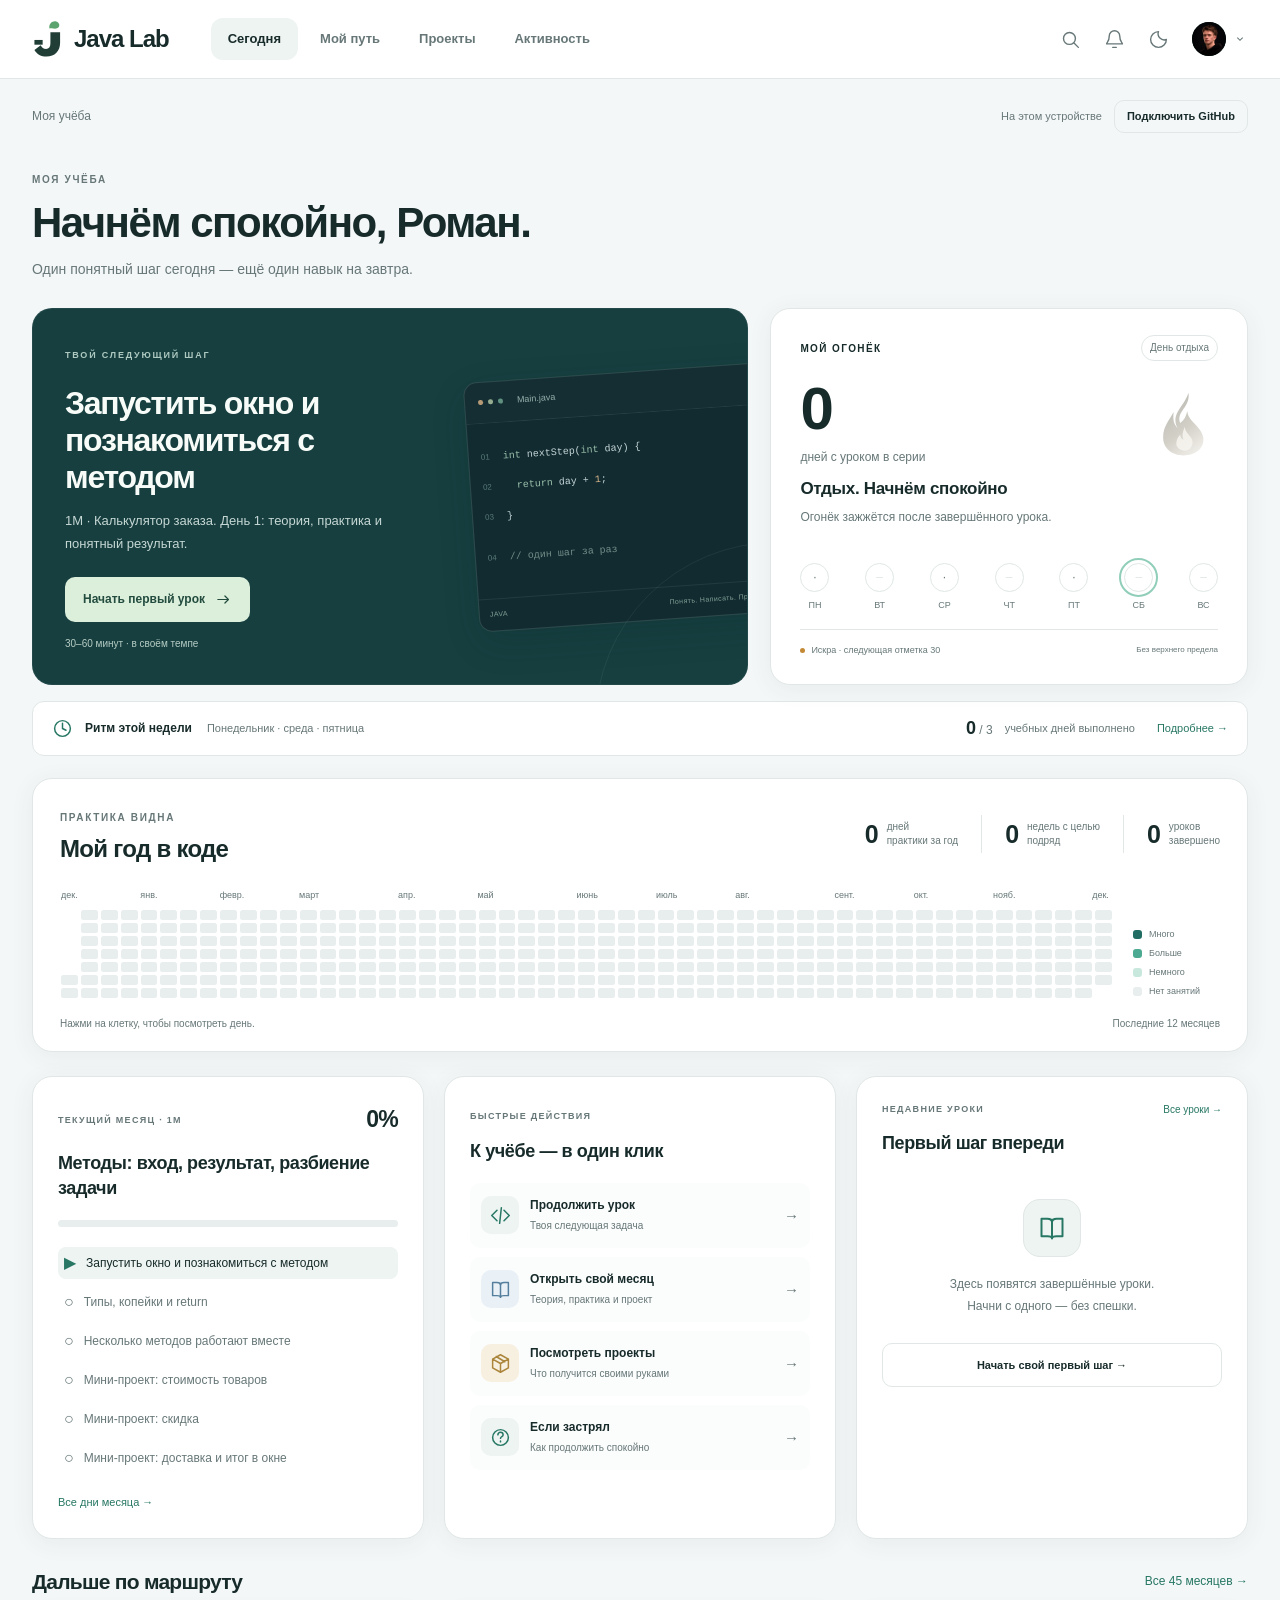
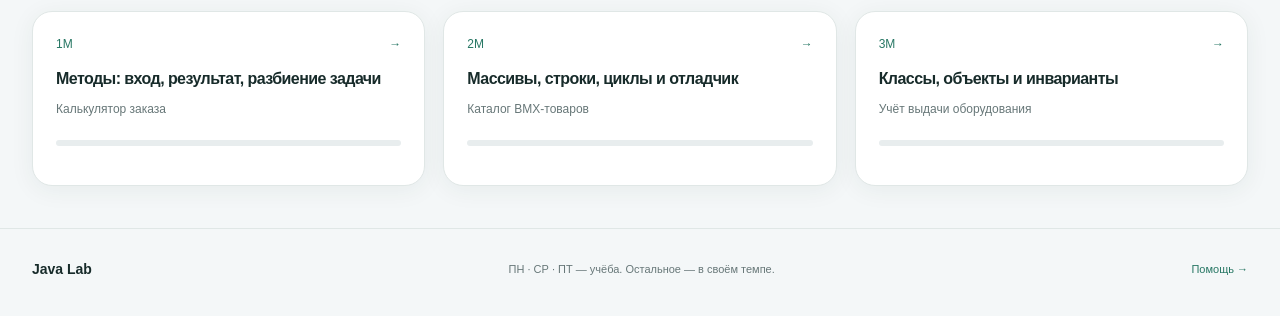
<file: index.html>
<!doctype html>
<html lang="ru"><head>
<meta charset="utf-8"><meta name="viewport" content="width=device-width, initial-scale=1, viewport-fit=cover">
<meta http-equiv="Content-Security-Policy" content="default-src 'self'; connect-src 'self' https://api.github.com; script-src 'self'; style-src 'self'; img-src 'self' data:; base-uri 'none'; form-action 'self'">
  <meta name="theme-color" content="#f5f7f8"><meta name="apple-mobile-web-app-title" content="Java Lab"><meta name="apple-mobile-web-app-capable" content="yes"><meta name="apple-mobile-web-app-status-bar-style" content="default">
<meta name="description" content="Java Lab — личный кабинет обучения Java backend. Уроки, практика и проекты по шагам.">
<title>Java Lab · Моя учёба</title>
<link rel="shortcut icon" href="./java-lab-leaf.ico">
<link rel="icon" type="image/png" sizes="16x16" href="./java-lab-leaf-16.png"><link rel="icon" type="image/png" sizes="32x32" href="./java-lab-leaf-32.png">
<link rel="icon" type="image/svg+xml" sizes="any" href="./java-lab-leaf.svg">
<link rel="apple-touch-icon" sizes="180x180" href="./java-lab-leaf-180.png"><link rel="manifest" href="./manifest.webmanifest?v=leaf-1">
<link rel="stylesheet" href="./style.css"><link rel="stylesheet" href="./refresh.css">
<script src="./rhythm.js" defer></script><script src="./art.js" defer></script><script src="./dashboard.js" defer></script><script src="./pages.js" defer></script>
  <script src="./app.js" defer></script><script src="./ui.js" defer></script>
</head><body>
<a href="#content" class="skip">К содержимому</a>
<header class="app-header"><div class="header-inner">
<a class="brand" href="#home" aria-label="Java Lab — главная"><img src="./brand-mark.svg" class="brand-mark" alt=""><span>Java Lab</span></a>
<nav class="main-nav" aria-label="Основная навигация"><a href="#home" data-nav="home">Сегодня</a><a href="#months" data-nav="months">Мой путь</a><a href="#projects" data-nav="projects">Проекты</a><a href="#activity" data-nav="activity">Активность</a></nav>
<div class="header-tools">
<button class="icon-button" id="open-search" type="button" aria-label="Найти урок" title="Найти урок · Ctrl+K"><svg viewBox="0 0 24 24" aria-hidden="true"><circle cx="10.8" cy="10.8" r="6.8"/><path d="m16 16 5 5"/></svg></button>
<details class="header-menu schedule-menu" id="schedule-menu" data-menu><summary class="icon-button" aria-label="Моё расписание" title="Моё расписание"><svg viewBox="0 0 24 24" aria-hidden="true"><path d="M18 8a6 6 0 0 0-12 0c0 7-3 7-3 9h18c0-2-3-2-3-9M10 21h4"/></svg></summary><div class="menu-panel" id="schedule-content"></div></details>
<details class="theme-picker header-menu" id="theme-picker" data-menu><summary class="icon-button theme-trigger" aria-label="Выбрать тему оформления" title="Тема оформления"><svg viewBox="0 0 24 24" aria-hidden="true"><path d="M12 3a9 9 0 1 0 9 9 7 7 0 0 1-9-9Z"/></svg></summary><div class="theme-menu menu-panel" role="group" aria-label="Темы оформления"><span class="menu-caption">Оформление</span><button type="button" data-theme-choice="meadow"><i class="theme-swatch meadow"></i> Светлая <span>✓</span></button><button type="button" data-theme-choice="night"><i class="theme-swatch night"></i> Графит <span>✓</span></button><button type="button" data-theme-choice="clay"><i class="theme-swatch clay"></i> Песочная <span>✓</span></button></div></details>
<details class="header-menu profile-menu" id="profile-menu" data-menu><summary class="profile-trigger" aria-label="Меню личного кабинета"><span class="avatar"><img src="./profile-avatar.png" width="34" height="34" alt="" decoding="async"></span><svg viewBox="0 0 24 24" aria-hidden="true"><path d="m8 10 4 4 4-4"/></svg></summary><div class="menu-panel"><b class="profile-name">Роман</b><span class="menu-caption">Личный кабинет</span><a href="#help" data-nav="help">Как заниматься</a><a href="./iphone.html" target="_blank" rel="noopener">Приложение и виджет</a><a href="https://github.com/Roman-Shulpov/java-backend-lab" target="_blank" rel="noopener">Мой GitHub ↗</a></div></details>
</div></div></header>
<div class="shell"><div class="workspace-status"><span id="crumb">Моя учёба</span><div class="top-actions"><span id="sync-status" class="save-status" role="status">На компьютере</span><button id="sync" class="button small secondary">Синхронизировать</button></div></div>
<main id="content" tabindex="-1"><p class="loading">Открываю учебный кабинет…</p></main>
<footer class="site-footer"><a class="footer-brand" href="#home">Java Lab</a><span>ПН · СР · ПТ — учёба. Остальное — в своём темпе.</span><a href="#help">Помощь →</a></footer></div>
<dialog id="lesson-search" class="search-dialog" aria-labelledby="search-title"><div class="search-top"><label id="search-title" for="search-input">Найти урок</label><button type="button" class="icon-button" id="close-search" aria-label="Закрыть поиск">×</button></div><input id="search-input" type="search" placeholder="Например, методы, SQL или Docker" autocomplete="off"><p class="search-hint">Поиск по всем 45 месяцам обучения</p><div id="search-results" aria-live="polite"></div><div class="search-footer">Enter — открыть первый результат <span>Esc — закрыть</span></div></dialog>
<div id="toast" class="toast" role="status" aria-live="polite" hidden></div>
<dialog id="pages-connect" class="connect-dialog" aria-labelledby="connect-title">
  <form method="dialog"><span class="eyebrow">СИНХРОНИЗАЦИЯ</span><h2 id="connect-title">Подключить GitHub</h2>
  <p>Отметки пока сохранены на этом устройстве. Выбери в настройках ключа <strong>Roman-Shulpov/java-backend-lab (без -site)</strong> и <strong>Contents → Read and write</strong>. Разрешение Actions не подходит. Ветка обычно main. После изменения прав нажми Update на GitHub. Подключение не удалит локальные уроки.</p>
  <label for="pages-branch">Ветка с прогрессом</label><input id="pages-branch" value="main" autocomplete="off">
  <label for="pages-token">Ключ GitHub</label><input id="pages-token" type="password" autocomplete="off" placeholder="github_pat_...">
  <label class="remember-key"><input id="pages-remember" type="checkbox"> Запомнить на моём устройстве</label><small>Для автоматической синхронизации после закрытия сайта. Ключ хранится в браузере этого устройства. Без галочки — только до закрытия вкладки. Ключ виджета остаётся Read-only.</small>
  <div class="dialog-buttons"><button value="cancel" class="button secondary">Позже</button><button value="connect" class="button">Синхронизировать</button></div>
  </form></dialog>
</body></html>
</file>
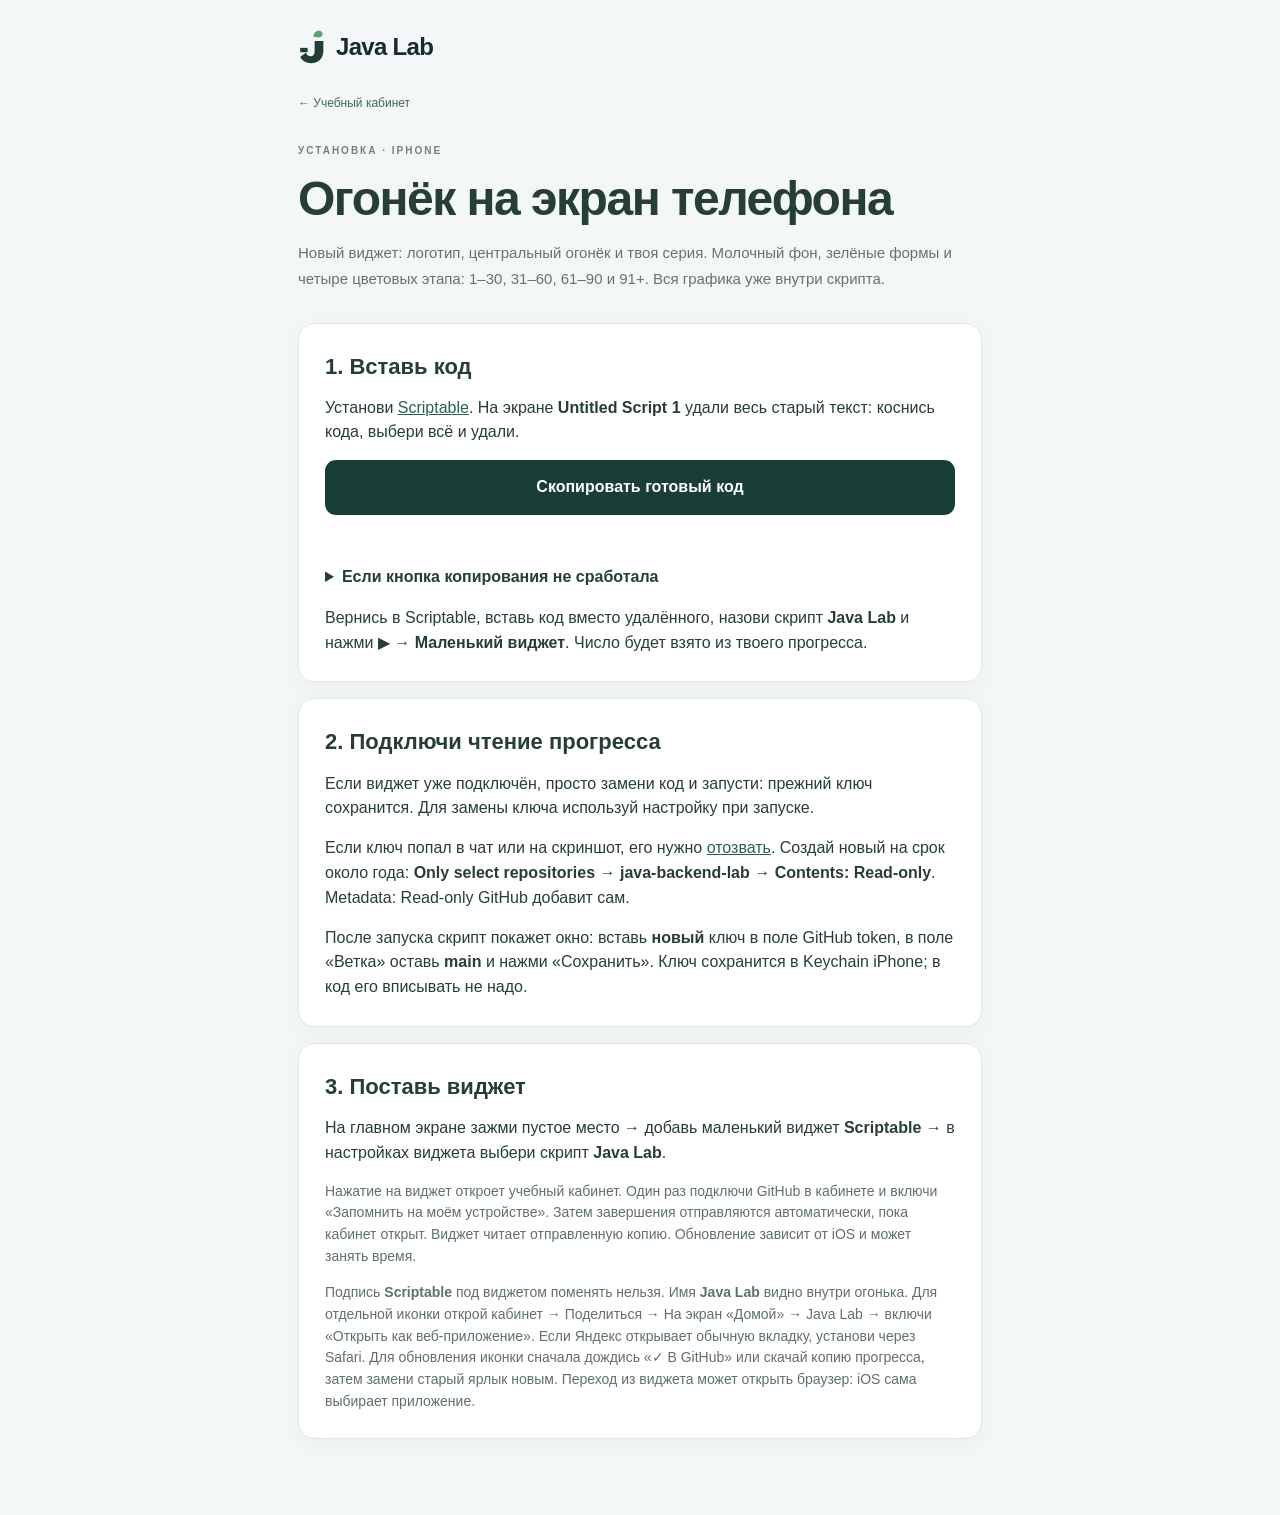
<file: iphone.html>
<!doctype html>
<html lang="ru">
<head>
  <meta charset="utf-8">
  <meta name="viewport" content="width=device-width, initial-scale=1">
  <meta http-equiv="Content-Security-Policy" content="default-src 'self'; script-src 'self'; style-src 'self'; connect-src 'self'; base-uri 'none'">
  <title>Java Lab · Установка на iPhone</title>
  <link rel="icon" type="image/svg+xml" href="./java-lab-leaf.svg">
  <link rel="apple-touch-icon" href="./java-lab-leaf-180.png">
  <link rel="stylesheet" href="./iphone.css">
  <script src="./iphone-install.js" defer></script>
</head>
<body>
  <main>
    <a class="install-brand" href="./"><img src="./brand-mark.svg" alt=""><span>Java Lab</span></a><a class="back" href="./">← Учебный кабинет</a>
    <p class="eyebrow">УСТАНОВКА · IPHONE</p>
    <h1>Огонёк на экран телефона</h1>
    <p class="lead">Новый виджет: логотип, центральный огонёк и твоя серия. Молочный фон, зелёные формы и четыре цветовых этапа: 1–30, 31–60, 61–90 и 91+. Вся графика уже внутри скрипта.</p>
    <section class="card">
      <h2>1. Вставь код</h2>
      <p>Установи <a href="https://scriptable.app/">Scriptable</a>. На экране <strong>Untitled Script 1</strong> удали весь старый текст: коснись кода, выбери всё и удали.</p>
      <button id="copy" type="button">Скопировать готовый код</button>
      <p id="copy-status" role="status" aria-live="polite"></p>
      <details id="fallback"><summary>Если кнопка копирования не сработала</summary><p>Нажми на поле ниже, выбери весь текст и скопируй. Не копируй заголовок или номера строк.</p><textarea id="code" readonly aria-label="Готовый код виджета"></textarea></details>
      <p>Вернись в Scriptable, вставь код вместо удалённого, назови скрипт <strong>Java Lab</strong> и нажми ▶ → <strong>Маленький виджет</strong>. Число будет взято из твоего прогресса.</p>
    </section>
    <section class="card">
      <h2>2. Подключи чтение прогресса</h2><p>Если виджет уже подключён, просто замени код и запусти: прежний ключ сохранится. Для замены ключа используй настройку при запуске.</p>
      <p>Если ключ попал в чат или на скриншот, его нужно <a href="https://github.com/settings/personal-access-tokens">отозвать</a>. Создай новый на срок около года: <strong>Only select repositories → java-backend-lab → Contents: Read-only</strong>. Metadata: Read-only GitHub добавит сам.</p>
      <p>После запуска скрипт покажет окно: вставь <strong>новый</strong> ключ в поле GitHub token, в поле «Ветка» оставь <strong>main</strong> и нажми «Сохранить». Ключ сохранится в Keychain iPhone; в код его вписывать не надо.</p>
    </section>
    <section class="card">
      <h2>3. Поставь виджет</h2>
      <p>На главном экране зажми пустое место → добавь маленький виджет <strong>Scriptable</strong> → в настройках виджета выбери скрипт <strong>Java Lab</strong>.</p>
      <p class="tip">Нажатие на виджет откроет учебный кабинет. Один раз подключи GitHub в кабинете и включи «Запомнить на моём устройстве». Затем завершения отправляются автоматически, пока кабинет открыт. Виджет читает отправленную копию. Обновление зависит от iOS и может занять время.</p>
      <p class="tip">Подпись <strong>Scriptable</strong> под виджетом поменять нельзя. Имя <strong>Java Lab</strong> видно внутри огонька. Для отдельной иконки открой кабинет → Поделиться → На экран «Домой» → Java Lab → включи «Открыть как веб-приложение». Если Яндекс открывает обычную вкладку, установи через Safari. Для обновления иконки сначала дождись «✓ В GitHub» или скачай копию прогресса, затем замени старый ярлык новым. Переход из виджета может открыть браузер: iOS сама выбирает приложение.</p>
    </section>
  </main>
</body>
</html>
</file>
<file: style.css>
@charset "UTF-8";
:root{font-family:Inter,-apple-system,BlinkMacSystemFont,"Segoe UI",sans-serif;font-size:15px;line-height:1.55;color-scheme:light;--bg:#f4f7f8;--paper:#fff;--ink:#172b2a;--muted:#677778;--line:#e0e7e6;--accent:#277764;--green:#1b5147;--hero:#173f40;--hero-text:#f8fcf8;--hero-muted:#c5d7d3;--soft:#edf4f1;--soft-text:#2a7664;--field:#fbfcfc;--code:#192c32;--code-text:#e5efed;--success:#eaf5ef;--success-text:#286349;--chart-0:#e8edee;--chart-1:#c8e8dd;--chart-2:#91ceba;--chart-3:#4baa91;--chart-4:#216d64;--shadow:0 4px 24px #183b3510;--radius:20px;--link:#277764;--orange:#bd772d;color:var(--ink);background:var(--bg)}
:root[data-theme="night"]{color-scheme:dark;--bg:#121a1d;--paper:#1b2529;--ink:#e7eded;--muted:#a0afb0;--line:#303d41;--accent:#90c5b1;--green:#326554;--hero:#173d3a;--hero-text:#f0f7f3;--hero-muted:#bfd2cd;--soft:#253331;--soft-text:#90c5b1;--field:#172125;--code:#111b1e;--code-text:#dceae5;--success:#243c30;--success-text:#b5ddbe;--chart-0:#2a373b;--chart-1:#305b50;--chart-2:#43846e;--chart-3:#6fb096;--chart-4:#aad9bd;--shadow:0 4px 24px #00000012;--link:#9acdb9;--orange:#d9a062}
:root[data-theme="clay"]{--bg:#f4f2eb;--paper:#fffef9;--ink:#30372f;--muted:#767a6c;--line:#e3e2d7;--accent:#6f7850;--green:#4a5d3c;--hero:#354c40;--hero-text:#f7f6e9;--hero-muted:#d0d5c1;--soft:#eef0e5;--soft-text:#647448;--field:#fbfbf4;--code:#293a32;--code-text:#eef0df;--success:#edf2df;--success-text:#57713b;--chart-0:#e9e9df;--chart-1:#d8e2bd;--chart-2:#b7cc92;--chart-3:#8cae6d;--chart-4:#587b4a;--link:#657741;--orange:#bb7f3a}
*{box-sizing:border-box}body{margin:0}a{color:inherit;text-decoration:none}a:hover{text-decoration:none}button,input,textarea{font:inherit}button{cursor:pointer}button:disabled{cursor:wait;opacity:.6}button{border:0}h1,h2,h3,p{margin-top:0}h1,h2,h3{line-height:1.2;letter-spacing:-.035em}h1{font-size:42px;font-weight:720}h2{font-size:24px;font-weight:680}h3{font-size:17px;font-weight:650}small{font-size:12px}svg{display:block}button,a,input,textarea,summary{outline-offset:4px}:focus-visible{outline:2px solid var(--accent)}[hidden]{display:none!important}
.app-header{position:sticky;top:0;z-index:20;background:var(--paper);border-bottom:1px solid var(--line)}.header-inner{max-width:1280px;padding:0 32px;margin:auto;min-height:78px;display:flex;align-items:center;gap:42px}.brand{display:flex;align-items:center;gap:11px;flex-shrink:0;color:var(--ink);font-weight:760;font-size:24px;letter-spacing:-1px}.brand-mark{width:31px;height:39px;object-fit:contain}.main-nav{display:flex;gap:5px;align-items:center;flex:1}.main-nav a{font-size:13px;color:var(--muted);font-weight:550;white-space:nowrap;padding:11px 17px;border-radius:12px}.main-nav a:hover{color:var(--ink);background:var(--field)}.main-nav a.active{background:var(--soft);color:var(--ink)}.header-tools{display:flex;align-items:center;gap:8px}.icon-button{width:36px;height:36px;display:grid;place-items:center;padding:8px;background:transparent;border-radius:10px;color:var(--muted)}.icon-button:hover{background:var(--soft);color:var(--ink)}.icon-button svg{width:21px;height:21px;fill:none;stroke:currentColor;stroke-width:1.6;stroke-linecap:round;stroke-linejoin:round}.header-menu{position:relative}.header-menu summary{list-style:none;cursor:pointer}.header-menu summary::-webkit-details-marker{display:none}.header-menu summary::marker{content:""}.profile-trigger{display:flex;align-items:center;gap:6px;padding:4px 0 4px 8px}.profile-trigger>svg{width:16px;height:16px;fill:none;stroke:var(--muted);stroke-width:1.6}.avatar{width:34px;height:34px;border-radius:50%;display:grid;place-items:center;font-size:13px;font-weight:600;background:var(--green);color:#f6f8f1}.menu-panel{position:absolute;top:calc(100% + 13px);right:0;min-width:210px;border:1px solid var(--line);border-radius:14px;padding:10px;background:var(--paper);box-shadow:0 12px 40px #152e2920;color:var(--ink)}.menu-panel>a,.theme-menu button{display:flex;align-items:center;gap:10px;width:100%;padding:10px;border-radius:8px;font-size:13px;color:var(--ink);background:transparent;text-align:left}.menu-panel>a:hover,.theme-menu button:hover{background:var(--soft)}.menu-caption{display:block;font-size:11px;color:var(--muted);padding:4px 10px 9px}.profile-name{display:block;padding:6px 10px 0;font-size:14px}.theme-menu button>span{margin-left:auto;visibility:hidden}.theme-menu button[aria-pressed="true"]{background:var(--soft)}.theme-menu button[aria-pressed="true"]>span{visibility:visible}.theme-swatch{width:16px;height:16px;display:block;border-radius:50%;border:1px solid var(--line)}.theme-swatch.meadow{background:#e9f2ed}.theme-swatch.night{background:#273438}.theme-swatch.clay{background:#e8e6d6}.schedule-menu .menu-panel{min-width:275px;padding:20px}.schedule-menu h2{font-size:17px;margin-bottom:10px}.schedule-menu p{font-size:12px;color:var(--muted);line-height:1.7;margin-bottom:12px}.schedule-menu b{font-size:14px;display:block;margin-bottom:5px}.schedule-menu a{font-size:12px;color:var(--accent);padding:0}
.shell{margin:0;min-height:calc(100vh - 78px)}.workspace-status{max-width:1280px;margin:auto;padding:20px 32px 0;display:flex;justify-content:space-between;align-items:center;gap:15px;min-height:55px}#crumb{font-size:12px;color:var(--muted)}.top-actions{display:flex;gap:12px;align-items:center}.save-status{font-size:11px;color:var(--muted);max-width:230px;line-height:1.4}.button{display:inline-flex;align-items:center;justify-content:center;gap:10px;background:var(--green);color:#fff;border:1px solid transparent;border-radius:10px;padding:12px 19px;font-size:13px;font-weight:600;min-height:44px;transition:background .15s,border-color .15s}.button:hover{filter:brightness(1.08)}.button svg{width:17px;height:17px}.button.secondary{background:transparent;border-color:var(--line);color:var(--ink)}.button.secondary:hover{background:var(--soft);filter:none}.button.small{padding:7px 12px;min-height:32px;font-size:11px}.button.light{background:#dbefdb;color:#234c3f}.button.full{width:100%}.text-button{background:none;color:var(--link);padding:9px 0;text-decoration:underline;text-underline-offset:3px;font-size:12px}.site-footer{max-width:1280px;margin:auto;padding:30px 32px 35px;display:flex;gap:25px;justify-content:space-between;align-items:center;border-top:1px solid var(--line);font-size:11px;color:var(--muted)}.footer-brand{font-weight:700;color:var(--ink);font-size:14px}.site-footer>a:last-child{color:var(--accent)}
main{padding:32px 32px 42px;max-width:1280px;margin:auto}.page-heading{display:flex;gap:20px;justify-content:space-between;align-items:end;margin-bottom:28px}.page-heading h1{margin:9px 0 10px}.page-heading p{font-size:14px;color:var(--muted);margin:0;max-width:760px}.eyebrow,.tiny-label{font-size:10px;line-height:1.5;font-weight:650;text-transform:uppercase;letter-spacing:1.65px;color:var(--muted)}.card{background:var(--paper);border:1px solid var(--line);border-radius:var(--radius);padding:25px;box-shadow:var(--shadow)}.section-heading{display:flex;align-items:center;justify-content:space-between;gap:15px;margin:30px 0 17px}.section-heading h2{font-size:21px;margin:0}.section-heading>a{font-size:12px;color:var(--link)}.month-preview{display:grid;grid-template-columns:repeat(3,minmax(0,1fr));gap:18px}.month-card{display:block;padding:23px;min-height:175px;transition:border-color .15s}.month-card:hover{border-color:var(--accent)}.month-id{display:flex;justify-content:space-between;gap:15px;margin-bottom:15px;font-size:12px;color:var(--accent)}.month-card h3{font-size:16px;line-height:1.35;margin:0 0 10px}.month-card p{font-size:12px;line-height:1.65;color:var(--muted);margin:0}.progress-track{height:6px;background:var(--chart-0);border-radius:8px;overflow:hidden;margin:20px 0 0}.progress-track i{height:100%;display:block;background:var(--chart-3);width:0;border-radius:8px}.mini-progress{font-size:12px;color:var(--muted);line-height:1.65;margin-top:12px}.badge{display:inline-flex;padding:4px 8px;border-radius:6px;font-size:11px;color:var(--soft-text);background:var(--soft)}.phase{margin-top:22px}.phase summary{font-size:18px;font-weight:600;cursor:pointer;padding:14px 0}.phase .month-preview{margin-top:10px}.project-grid{display:grid;grid-template-columns:repeat(2,minmax(0,1fr));gap:20px}.project-grid h3{margin:14px 0 10px}.project-grid p{font-size:13px;color:var(--muted)}
.month-layout{display:grid;grid-template-columns:minmax(0,1.6fr) minmax(270px,1fr);gap:24px}.lesson-list{display:grid;gap:9px}.lesson-row{display:flex;align-items:center;gap:16px;border:1px solid var(--line);border-radius:12px;background:var(--paper);padding:17px 20px}.lesson-row:hover{border-color:var(--accent)}.day-badge{width:34px;height:34px;display:grid;place-items:center;flex-shrink:0;border-radius:50%;background:var(--soft);color:var(--muted);font-size:12px}.day-badge.done{background:var(--success);color:var(--success-text)}.lesson-row h3{margin:0 0 4px;font-size:14px;font-weight:600;line-height:1.4}.lesson-row small{color:var(--muted);font-size:11px}.arrow{margin-left:auto;color:var(--muted)}.project-panel{align-self:start;position:sticky;top:102px}.project-panel h2{font-size:23px;line-height:1.3;margin:14px 0}.project-panel p,.project-panel li{font-size:13px;line-height:1.75;color:var(--muted)}.project-panel ul{padding-left:18px;margin-bottom:23px}
.lesson-layout{display:grid;grid-template-columns:220px minmax(0,1fr);gap:40px;align-items:start}.lesson-sidebar{position:sticky;top:104px}.lesson-sidebar h2{font-size:15px;margin-bottom:18px}.lesson-nav{display:grid;gap:5px}.lesson-nav a{display:flex;align-items:baseline;gap:10px;color:var(--muted);font-size:12px;line-height:1.5;padding:10px;border-radius:8px}.lesson-nav a>span:first-child{font-size:11px;min-width:20px;flex-shrink:0}.lesson-nav a.active,.lesson-nav a:hover{background:var(--soft);color:var(--ink)}.lesson-column{max-width:850px;min-width:0}.lesson-header{margin-bottom:25px}.lesson-header h1{font-size:32px;margin:12px 0 14px;line-height:1.23}.lesson-header p{font-size:13px;color:var(--muted);margin:0}.lesson-body{padding:34px 38px}.lesson-body h2{font-size:22px;margin:30px 0 15px}.lesson-body h2:first-child{margin-top:0}.lesson-body h3{font-size:17px;margin:25px 0 12px}.lesson-body p,.lesson-body li{font-size:15px;line-height:1.85}.lesson-body li{margin-bottom:10px}.lesson-body ul,.lesson-body ol{padding-left:24px}.lesson-body a,.help-card a{color:var(--link);text-decoration:underline;text-underline-offset:3px}.lesson-body code{background:var(--soft);color:var(--ink);font-family:Consolas,"SFMono-Regular",monospace;border-radius:4px;font-size:13px;padding:2px 5px;overflow-wrap:anywhere}.lesson-body pre{background:var(--code);color:var(--code-text);padding:19px 22px;border-radius:12px;overflow:auto;line-height:1.8}.lesson-body pre code{white-space:pre;background:transparent;color:inherit;padding:0;overflow-wrap:normal}.lesson-body details{border:1px solid var(--line);border-radius:10px;padding:14px 18px;margin:20px 0}.lesson-body details summary{cursor:pointer;font-size:13px;font-weight:600}.lesson-body details p{font-size:14px}.lesson-body hr{border:0;border-top:1px solid var(--line);margin:27px 0}.completion{margin-top:22px;padding:30px 34px}.completion h2{font-size:22px;margin-bottom:12px}.completion .subtext{font-size:13px;color:var(--muted);line-height:1.75}.checkline{display:flex;align-items:start;gap:11px;font-size:14px;line-height:1.6;margin:14px 0;cursor:pointer}.checkline input{width:18px;height:18px;flex-shrink:0;margin:2px 0;accent-color:var(--accent)}.note-label{font-size:13px;font-weight:600;display:block;margin:22px 0 9px}textarea{display:block;width:100%;min-height:105px;resize:vertical;border:1px solid var(--line);border-radius:9px;background:var(--field);color:var(--ink);padding:13px 15px;font-size:14px;line-height:1.65}.form-actions{display:flex;flex-wrap:wrap;gap:10px;margin-top:17px}.done-banner{padding:13px 16px;background:var(--success);color:var(--success-text);border-radius:9px;font-size:13px;margin-bottom:20px}.lesson-bottom{display:flex;justify-content:space-between;gap:20px;font-size:13px;color:var(--link);margin:25px 0}.help-card{max-width:850px}.help-card h2{font-size:22px;margin:28px 0 14px}.help-card p,.help-card li{font-size:14px;line-height:1.85}.table-wrap{overflow:auto}td{border-bottom:1px solid var(--line);padding:10px;font-size:13px}
.toast{position:fixed;bottom:24px;left:50%;transform:translateX(-50%);padding:15px 22px;max-width:min(620px,92vw);border-radius:12px;background:var(--green);color:#fff;font-size:13px;line-height:1.6;box-shadow:0 8px 35px #18372d30;z-index:40}.toast.error{background:#8b4a35}.skip{position:absolute;top:-70px;left:25px;padding:13px 18px;background:var(--paper);border:1px solid var(--line);z-index:60;border-radius:8px}.skip:focus{top:10px}.loading{padding:40px;color:var(--muted)}
dialog{color:var(--ink);background:var(--paper);border:1px solid var(--line);border-radius:16px;box-shadow:0 25px 100px #132e2840;max-height:calc(100dvh - 60px)}dialog::backdrop{background:#13232366;backdrop-filter:blur(3px)}.connect-dialog{max-width:480px;width:calc(100% - 32px);padding:28px}.connect-dialog h2{margin:12px 0 15px;font-size:24px}.connect-dialog p,.connect-dialog small{color:var(--muted);font-size:13px;line-height:1.7}.connect-dialog label:not(.remember-key){display:block;font-size:13px;font-weight:600;margin:18px 0 8px}.connect-dialog input:not([type=checkbox]){width:100%;border:1px solid var(--line);background:var(--field);color:var(--ink);border-radius:8px;padding:12px;font-size:16px}.remember-key{display:flex;align-items:start;gap:8px;font-size:13px;margin:18px 0 10px}.remember-key input{width:17px;height:17px;flex-shrink:0;accent-color:var(--accent)}.dialog-buttons{display:flex;justify-content:end;gap:10px;margin-top:22px}.search-dialog{width:min(600px,calc(100% - 32px));padding:23px;overflow:auto}.search-top{display:flex;justify-content:space-between;align-items:center;margin-bottom:15px}.search-top label{font-size:18px;font-weight:650}.search-dialog input{width:100%;border:1px solid var(--line);border-radius:9px;background:var(--field);padding:13px 14px;font-size:16px;color:var(--ink)}.search-hint{font-size:11px;color:var(--muted);margin:11px 0 18px}.search-result{display:flex;justify-content:space-between;align-items:center;gap:15px;padding:13px 11px;border-radius:9px}.search-result:hover{background:var(--soft)}.search-result b{display:block;font-size:13px;font-weight:600}.search-result small{display:block;color:var(--muted);font-size:11px;margin-top:4px}.search-empty{font-size:13px;color:var(--muted);padding:15px 0}.search-footer{border-top:1px solid var(--line);margin-top:12px;padding-top:13px;font-size:10px;color:var(--muted);display:flex;justify-content:space-between;gap:15px}
@media(max-width:1000px){.header-inner{gap:22px;padding:0 24px}.main-nav a{padding:10px 12px;font-size:12px}.header-tools{gap:3px}main{padding:28px 24px 36px}.workspace-status{padding:17px 24px 0}.site-footer{padding:25px 24px}.lesson-layout{grid-template-columns:180px minmax(0,1fr);gap:25px}.lesson-body{padding:28px}.lesson-header h1{font-size:29px}.page-heading h1{font-size:37px}.brand{font-size:22px}}
@media(max-width:760px){.header-inner{flex-wrap:wrap;gap:0;min-height:0;padding:14px 20px 0}.brand{font-size:23px}.brand-mark{height:32px;width:26px}.header-tools{margin-left:auto;gap:6px}.main-nav{order:3;width:100%;flex:auto;justify-content:space-between;padding:13px 0 12px;gap:4px}.main-nav a{flex:1;text-align:center;font-size:12px;padding:9px 8px}.profile-trigger{padding-left:4px}.profile-trigger>svg{display:none}.menu-panel{right:0}.workspace-status{padding:15px 20px 0;min-height:50px}.workspace-status .save-status{display:none}main{padding:25px 20px 32px}.page-heading{margin-bottom:23px}.page-heading h1{font-size:33px;line-height:1.15}.page-heading p{font-size:13px}.month-preview{grid-template-columns:1fr 1fr;gap:14px}.month-layout{grid-template-columns:1fr}.project-panel{position:static}.lesson-layout{grid-template-columns:1fr}.lesson-sidebar{position:static}.lesson-sidebar h2{margin-bottom:10px}.lesson-nav{display:flex;overflow-x:auto;gap:5px;padding-bottom:5px}.lesson-nav a{flex-shrink:0;width:38px;height:36px;padding:8px;justify-content:center;border:1px solid var(--line)}.lesson-nav a .nav-title{display:none}.lesson-nav a>span:first-child{min-width:0}.lesson-header h1{font-size:28px}.lesson-body{padding:25px}.completion{padding:25px}.project-grid{grid-template-columns:1fr}.site-footer{padding:24px 20px;gap:20px;flex-wrap:wrap}.site-footer>span{font-size:10px;order:3;flex-basis:100%}.site-footer>a:last-child{margin-left:auto}.table-wrap{max-width:100%}.schedule-menu .menu-panel{right:-100px}}
@media(max-width:440px){main{padding-left:16px;padding-right:16px}.header-inner{padding-left:16px;padding-right:16px}.header-tools{gap:2px}.icon-button{width:33px;height:33px;padding:7px}.avatar{width:30px;height:30px}.workspace-status{padding-left:16px;padding-right:16px}#crumb{font-size:11px}.workspace-status .button{font-size:10px}.page-heading h1{font-size:30px;letter-spacing:-1px}.month-preview{grid-template-columns:1fr}.lesson-body{padding:23px 19px}.lesson-body p,.lesson-body li{font-size:14px}.completion{padding:23px 19px}.checkline{font-size:13px}.form-actions .button{width:100%}.lesson-row{padding:15px;gap:12px}.project-panel{padding:23px}.connect-dialog{padding:22px}.dialog-buttons .button{padding:11px 14px;font-size:12px}.search-footer{display:none}}
@media(display-mode:standalone){.app-header{padding-top:env(safe-area-inset-top)}.site-footer{padding-bottom:calc(25px + env(safe-area-inset-bottom))}}
@media(prefers-reduced-motion:reduce){*{scroll-behavior:auto!important;transition:none!important;animation:none!important}}
.header-menu:not([open])>.menu-panel{display:none}.lesson-sidebar{min-width:0}.lesson-nav{max-width:100%}
@media(max-width:760px){.lesson-layout{grid-template-columns:minmax(0,1fr)}.schedule-menu .menu-panel{position:fixed;top:66px;right:16px;left:auto;width:calc(100vw - 32px);max-width:330px;min-width:0}}

.avatar img{display:block;width:100%;height:100%;object-fit:cover;border-radius:inherit}

.lesson-orientation{background:var(--soft);padding:22px;border-radius:14px;margin-bottom:24px}.lesson-file{display:flex;align-items:center;gap:12px;flex-wrap:wrap}.lesson-file code{overflow-wrap:anywhere;flex:1;min-width:0}.lesson-jumps{display:flex;gap:8px;flex-wrap:wrap;margin-bottom:28px}.lesson-body section{scroll-margin-top:160px;margin-top:28px}.workspace-instructions{margin-top:18px}.lesson-body details{padding:12px 0;border-bottom:1px solid var(--line)}.lesson-body summary{cursor:pointer;font-weight:600}.lesson-body pre{overflow-x:auto}.lesson-body h2{font-size:22px}.lesson-body li{margin-bottom:10px}

.lesson-body section[hidden]{display:none}.lesson-jumps [aria-pressed="true"]{background:var(--green);color:white}.lesson-body dd{margin:5px 0 16px}
</file>
<file: refresh.css>
/* Dashboard components. Every colour comes from the shared product palette. */
.dashboard-grid{display:grid;grid-template-columns:minmax(0,1.5fr) minmax(0,1fr);gap:22px;align-items:stretch}.hero{display:flex;align-items:center;gap:22px;position:relative;overflow:hidden;min-height:355px;border-radius:var(--radius);padding:32px;background:var(--hero);color:var(--hero-text);border:1px solid #ffffff0d}.hero:after{content:"";position:absolute;pointer-events:none;width:360px;height:360px;border:1px solid #c4dbcd12;border-radius:50%;right:-210px;bottom:-220px}.hero-copy{position:relative;z-index:1;min-width:0;width:59%;flex-shrink:0}.hero .eyebrow{font-size:9px;letter-spacing:1.8px;color:#aec9c0}.hero h2{font-size:32px;line-height:1.16;margin:20px 0 14px;letter-spacing:-.04em;font-weight:680}.hero p{font-size:13px;line-height:1.75;color:var(--hero-muted);margin-bottom:22px;max-width:370px}.hero .button{font-size:12px;padding:12px 17px}.hero-meta{display:block;font-size:10px;color:#b6cdc4;margin-top:14px}.editor-art{position:relative;width:48%;min-width:215px;flex-shrink:0;border:1px solid #8baba23b;border-radius:13px;background:#122b31;box-shadow:0 12px 35px #051c2529;transform:rotate(-4deg);color:#c4d5d5;margin-left:0}.editor-caption{display:flex;align-items:center;gap:5px;padding:13px;border-bottom:1px solid #b2d5cb18;background:#ffffff04;border-radius:13px 13px 0 0}.editor-caption>span{width:5px;height:5px;border-radius:50%;background:#7d9991}.editor-caption>span:nth-child(1){background:#b79a76}.editor-caption>span:nth-child(2){background:#95ac91}.editor-caption>span:nth-child(3){background:#609080}.editor-caption>b{font-size:9px;font-weight:500;margin-left:9px;color:#93afa9}.editor-code{padding:26px 12px 30px;display:grid;gap:12px;min-height:175px}.editor-code>span{display:flex;gap:12px;align-items:baseline;font-size:10px;white-space:nowrap}.editor-code i{font-size:8px;font-style:normal;color:#5a7a77;min-width:10px}.editor-code code{font-family:Consolas,"SFMono-Regular",monospace;white-space:pre}.editor-code em{font-style:normal;color:#99bfa9}.editor-code b{font-weight:500;color:#d8b78b}.editor-code .editor-comment{color:#718d87;margin-top:10px}.editor-bottom{display:flex;justify-content:space-between;gap:5px;padding:10px;border-top:1px solid #b2d5cb18;font-size:7px;color:#81a094;letter-spacing:.4px}
.streak{padding:26px 29px;box-shadow:var(--shadow);display:flex;flex-direction:column;min-width:0;--fire:#c38935}.tier-ruby{--fire:#ca4b4c}.tier-aurora{--fire:#9c65b2}.rhythm-top{display:flex;justify-content:space-between;align-items:center;gap:12px}.rhythm-top .eyebrow{color:var(--ink);letter-spacing:1.4px}.rhythm-badge{font-size:10px;color:var(--muted);padding:4px 8px;border:1px solid var(--line);border-radius:20px;white-space:nowrap}.rhythm-main{display:flex;align-items:center;justify-content:space-between;gap:15px;margin:17px 0 10px;min-height:90px}.streak-copy{min-width:0}.streak-number{font-size:60px;font-weight:650;letter-spacing:-2.7px;line-height:1;color:var(--ink);font-variant-numeric:tabular-nums;overflow-wrap:anywhere}.streak-copy p{font-size:12px;color:var(--muted);margin:9px 0 0}.flame-mark{width:55px;flex-shrink:0;margin-right:7px}.flame-mark svg{width:100%;height:auto}.streak h2{font-size:17px;line-height:1.3;letter-spacing:-.3px;margin:0 0 8px}.streak .rhythm-hint{font-size:12px;color:var(--muted);margin:0 0 23px;line-height:1.65}.week-dots{display:flex;justify-content:space-between;gap:5px;margin-top:auto}.week-day{display:flex;flex-direction:column;align-items:center;gap:7px;font-size:9px;color:var(--muted)}.week-day b{width:29px;height:29px;border:1px solid var(--line);border-radius:50%;display:grid;place-items:center;font-size:12px;font-weight:500;color:var(--muted)}.week-day.done b{background:var(--green);color:#fff;border-color:var(--green)}.week-day.rest b{color:var(--line)}.week-day.current b{outline:2px solid var(--chart-2);outline-offset:3px}.streak-foot{display:flex;gap:6px;align-items:center;border-top:1px solid var(--line);margin-top:16px;padding-top:14px;font-size:9px;color:var(--muted)}.streak-foot>span:last-child{margin-left:auto;font-size:8px}.level-dot{width:5px;height:5px;border-radius:50%;background:var(--fire);flex-shrink:0}
.weekly-summary{display:flex;align-items:center;gap:12px;border:1px solid var(--line);background:var(--paper);border-radius:12px;padding:13px 19px;margin-top:16px}.weekly-summary>svg{width:21px;height:21px;color:var(--accent);flex-shrink:0}.weekly-summary>div{display:flex;gap:15px;align-items:center}.weekly-summary b{font-size:12px;font-weight:600}.weekly-summary>div>span,.weekly-caption{font-size:11px;color:var(--muted)}.weekly-summary>strong{font-size:18px;margin-left:auto;white-space:nowrap;color:var(--ink)}.weekly-summary small{font-size:12px;font-weight:400;color:var(--muted)}.weekly-summary>a{font-size:11px;color:var(--link);margin-left:10px;white-space:nowrap}
.activity-card{margin-top:22px;padding:25px 27px 20px}.activity-header{display:flex;align-items:center;justify-content:space-between;gap:25px;margin-bottom:22px}.activity-header h2{font-size:24px;margin:7px 0 0;letter-spacing:-.7px}.activity-stats{display:flex;gap:23px;align-items:center}.activity-stats>div{display:flex;gap:9px;align-items:center;border-left:1px solid var(--line);padding-left:23px}.activity-stats>div:first-child{border-left:0;padding-left:0}.activity-stats b{font-size:25px;font-weight:650;color:var(--ink);letter-spacing:-1px;font-variant-numeric:tabular-nums}.activity-stats span{font-size:10px;color:var(--muted);line-height:1.4}.activity-chart{display:flex;gap:20px;align-items:end}.heat-scroll{flex:1;min-width:0;overflow-x:auto;padding:4px 1px 6px;scrollbar-width:thin;scrollbar-color:var(--line) transparent}.heat-inner{min-width:650px;--weeks:53}.heat-months{display:grid;grid-template-columns:repeat(var(--weeks),minmax(0,1fr));font-size:9px;color:var(--muted);margin:0 0 8px 0;height:13px}.heat-months span{white-space:nowrap}.heat-row{display:flex}.heat-labels{display:none}.heat-grid{flex:1;display:grid;grid-auto-flow:column;grid-template-rows:repeat(7,10px);grid-template-columns:repeat(var(--weeks),minmax(0,1fr));gap:3px}.heat-cell{padding:0;min-width:0;border:0;border-radius:2.5px;cursor:pointer}.heat-cell:hover{outline:2px solid var(--accent);outline-offset:1px}.heat-cell.outside{opacity:0;pointer-events:none}.level-0{background:var(--chart-0)}.level-1{background:var(--chart-1)}.level-2{background:var(--chart-2)}.level-3{background:var(--chart-3)}.level-4{background:var(--chart-4)}.heat-legend{display:grid;gap:5px;flex-shrink:0;padding-bottom:6px;width:87px}.heat-legend>span{display:flex;align-items:center;gap:7px;font-size:9px;color:var(--muted);white-space:nowrap}.heat-legend i{width:9px;height:9px;border-radius:3px}.heat-footer{display:flex;justify-content:space-between;gap:15px;color:var(--muted);font-size:10px;line-height:1.5;margin-top:12px}.schedule-card{margin-top:24px;max-width:900px}.schedule-card h2{margin-top:12px}.schedule-card p{font-size:14px;color:var(--muted);line-height:1.8}.schedule-days{display:flex;gap:14px;margin:24px 0}.schedule-days>div{flex:1;border:1px solid var(--line);padding:19px;border-radius:12px;background:var(--soft)}.schedule-days b{display:block;font-size:20px;margin-bottom:5px;color:var(--accent)}.schedule-days span{font-size:12px}
.learning-panels{display:grid;grid-template-columns:1fr 1fr 1fr;gap:20px;margin:24px 0 0}.learning-panels>.card{padding:25px;min-width:0}.learning-panels h2{font-size:18px;line-height:1.4;letter-spacing:-.4px;margin:13px 0 19px}.learning-panels .eyebrow{font-size:9px;letter-spacing:1.3px}.panel-top{display:flex;align-items:center;justify-content:space-between;gap:10px}.panel-top>strong{font-size:23px;color:var(--ink);font-weight:650;letter-spacing:-.7px}.panel-top>a{font-size:10px;color:var(--link);white-space:nowrap}.course-card .progress-track{margin:0 0 20px;height:7px}.course-list{display:grid;gap:7px}.course-list>a{display:flex;align-items:start;gap:10px;font-size:12px;line-height:1.5;color:var(--muted);padding:7px 6px;border-radius:8px}.course-list>a.current,.course-list>a:hover{background:var(--soft);color:var(--ink)}.course-dot{font-size:16px;line-height:1.1;flex-shrink:0;color:var(--muted)}.completed .course-dot,.current .course-dot{color:var(--accent)}.panel-link{display:inline-block;color:var(--link);font-size:11px;margin-top:20px}.quick-action{display:flex;align-items:center;gap:11px;padding:12px 10px;border-radius:10px;margin-top:9px;background:var(--field);border:1px solid transparent;min-height:65px}.quick-action:hover{border-color:var(--line)}.quick-action>i{width:38px;height:38px;display:grid;place-items:center;flex-shrink:0;border-radius:10px;background:var(--soft);color:var(--accent);font-style:normal}.quick-action>i>svg{width:21px;height:21px}.quick-action.sky>i{background:#e9f1f7;color:#557f9c}.quick-action.peach>i{background:#f7efdf;color:#aa853b}.quick-action.lilac>i{background:var(--soft);color:var(--accent)}.quick-action>span{min-width:0}.quick-action b{display:block;font-size:12px;font-weight:600;line-height:1.4}.quick-action small{display:block;font-size:10px;color:var(--muted);margin-top:4px;line-height:1.5}.quick-action em,.recent-row em{font-style:normal;margin-left:auto;color:var(--muted)}.recent-row{display:flex;align-items:center;gap:10px;padding:12px 10px;background:var(--field);border:1px solid transparent;border-radius:10px;margin-top:9px}.recent-row:hover{border-color:var(--line)}.recent-row>i{width:23px;height:23px;display:grid;place-items:center;border-radius:50%;background:var(--success);color:var(--accent);font-size:13px;flex-shrink:0;font-style:normal}.recent-row b{display:block;font-weight:550;line-height:1.5;font-size:12px}.recent-row small{display:block;font-size:10px;color:var(--muted);margin-top:5px}.recent-empty{text-align:center;padding:24px 0 26px}.recent-empty>span{display:grid;place-items:center;margin:0 auto 17px;width:58px;height:58px;border:1px solid var(--line);background:var(--soft);color:var(--accent);border-radius:17px}.recent-empty svg{width:28px;height:28px}.recent-empty p{font-size:12px;color:var(--muted);line-height:1.8;margin:0}.recent-card .button{font-size:11px}
:root[data-theme="night"] .quick-action.sky>i{background:#263c47;color:#9bbacb}:root[data-theme="night"] .quick-action.peach>i{background:#3c3528;color:#d4b57d}:root[data-theme="night"] .brand-mark{filter:brightness(1.8) saturate(.7)}
@media(max-width:1100px){.dashboard-grid{grid-template-columns:minmax(0,1.4fr) minmax(0,1fr)}.hero{padding:27px;gap:15px}.hero-copy{width:69%}.editor-art{min-width:200px;opacity:.7}.hero h2{font-size:29px}.streak{padding:25px}.learning-panels{gap:15px}.learning-panels>.card{padding:20px}.activity-stats{gap:17px}.activity-stats>div{padding-left:17px}.weekly-summary>div{gap:12px}.weekly-caption{display:none}}
@media(max-width:900px){.learning-panels{grid-template-columns:1fr 1fr}.recent-card{grid-column:1/-1}.recent-empty{padding:18px 0}.recent-empty>span{width:45px;height:45px;margin-bottom:12px}.activity-stats{gap:13px}.activity-stats>div{padding-left:13px;gap:7px}.activity-stats span{font-size:9px}.activity-stats b{font-size:23px}.activity-header{gap:15px}.activity-header h2{font-size:22px}.streak-foot>span:last-child{display:none}.hero-copy{width:85%}.editor-art{position:absolute;right:-120px;opacity:.25;transform:rotate(-4deg)}.streak-number{font-size:54px}}
@media(max-width:760px){.dashboard-grid{grid-template-columns:1fr}.hero{min-height:330px;padding:29px}.hero-copy{width:66%}.editor-art{position:relative;right:auto;opacity:.85;width:43%;min-width:215px}.hero h2{font-size:32px;max-width:350px}.streak{padding:26px}.rhythm-main{margin:16px 0 14px}.streak-number{font-size:58px}.flame-mark{width:56px}.streak .rhythm-hint{margin-bottom:25px}.week-dots{padding:0 3px}.week-day{font-size:10px}.week-day b{width:33px;height:33px}.streak-foot>span:last-child{display:block}.weekly-summary>div{flex-direction:column;gap:2px;align-items:start}.weekly-summary>div>span{font-size:10px}.weekly-summary>a{font-size:10px}.activity-header{flex-direction:column;align-items:start;gap:20px}.activity-stats{width:100%;justify-content:space-between;gap:12px}.activity-stats>div{gap:8px;padding-left:18px;flex:1}.activity-stats b{font-size:25px}.activity-stats span{font-size:10px}.activity-chart{gap:12px}.heat-legend{width:70px}.heat-legend>span{font-size:8px}.heat-inner{min-width:620px}.activity-card{padding:24px}.heat-footer>span:last-child{display:none}.schedule-card{padding:24px}.schedule-days{gap:8px}.schedule-days>div{padding:15px}.schedule-days span{font-size:11px}}
@media(max-width:520px){.learning-panels{grid-template-columns:1fr}.recent-card{grid-column:auto}.learning-panels>.card{padding:24px}.hero{padding:27px;min-height:345px}.hero-copy{width:90%}.hero h2{font-size:31px}.hero p{font-size:13px;max-width:285px}.editor-art{position:absolute;right:-170px;opacity:.16}.hero-meta{font-size:10px}.activity-card{padding:23px 19px 20px}.activity-stats{gap:8px}.activity-stats>div{padding-left:11px;gap:6px}.activity-stats span{font-size:9px}.activity-stats b{font-size:23px}.activity-chart{display:block}.heat-legend{display:flex;width:auto;gap:12px;padding:10px 0 0;flex-wrap:wrap}.heat-legend>span{font-size:9px;gap:4px}.heat-footer{font-size:9px;margin-top:13px}.weekly-summary{padding:13px 14px;gap:9px}.weekly-summary b{font-size:11px}.weekly-summary>div>span{font-size:9px}.weekly-summary>a{display:none}.weekly-summary>strong{font-size:20px}.streak{padding:25px}.streak h2{font-size:16px}.streak-foot{font-size:9px}.streak-foot>span:last-child{font-size:8px}.course-list>a{font-size:13px}.learning-panels h2{font-size:19px}.quick-action b,.recent-row b{font-size:13px}.quick-action small,.recent-row small{font-size:11px}.quick-action{min-height:72px}.recent-empty p{font-size:13px}}
</file>
<file: iphone.css>
:root{font-family:Inter,"Segoe UI",Arial,sans-serif;background:#f4f7f8;color:#263e35;line-height:1.55;color-scheme:light}*{box-sizing:border-box}body{margin:0}main{max-width:720px;margin:auto;padding:28px 18px 60px}.back{display:inline-block;margin-bottom:34px;text-decoration:none;color:#416a50}.eyebrow{font-size:11px;letter-spacing:2px;font-weight:700;color:#708571}h1{font-size:clamp(32px,7vw,48px);line-height:1.1;letter-spacing:-1.5px;margin:10px 0 14px}.lead{font-size:17px;color:#637469;margin-bottom:30px}.card{background:#ffffff;border:1px solid #e0e7e6;border-radius:20px;padding:26px;margin:16px 0;box-shadow:0 10px 30px #1d40330a}h2{font-size:22px;margin:0 0 12px}p{margin:0 0 15px}p:last-child{margin-bottom:0}a{color:#286247}button{background:#183e35;color:white;font:inherit;font-weight:700;border:0;border-radius:11px;padding:15px 20px;width:100%;cursor:pointer}button:focus-visible,a:focus-visible,summary:focus-visible{outline:3px solid #ec8d44;outline-offset:3px}#copy-status{min-height:24px;margin:10px 0;color:#306c4a;font-weight:600}details{margin:16px 0}summary{cursor:pointer;font-weight:600}textarea{display:block;width:100%;height:170px;margin-top:12px;resize:vertical;border:1px solid #c8d5c8;border-radius:8px;padding:10px;font:12px/1.4 monospace}.tip{color:#607165;font-size:14px}@media(max-width:500px){.card{padding:22px 18px}}

.install-brand{display:flex;align-items:center;gap:10px;color:#172b2a;font-size:24px;font-weight:750;letter-spacing:-.7px;text-decoration:none;margin-bottom:25px}.install-brand img{width:28px;height:36px}.back{font-size:12px;margin-bottom:30px}.card{box-shadow:0 4px 24px #183b350a;border-radius:16px}.lead{font-size:15px;line-height:1.75}.eyebrow{font-size:10px}button{font-weight:600}button:disabled{opacity:.6;cursor:wait}
</file>
